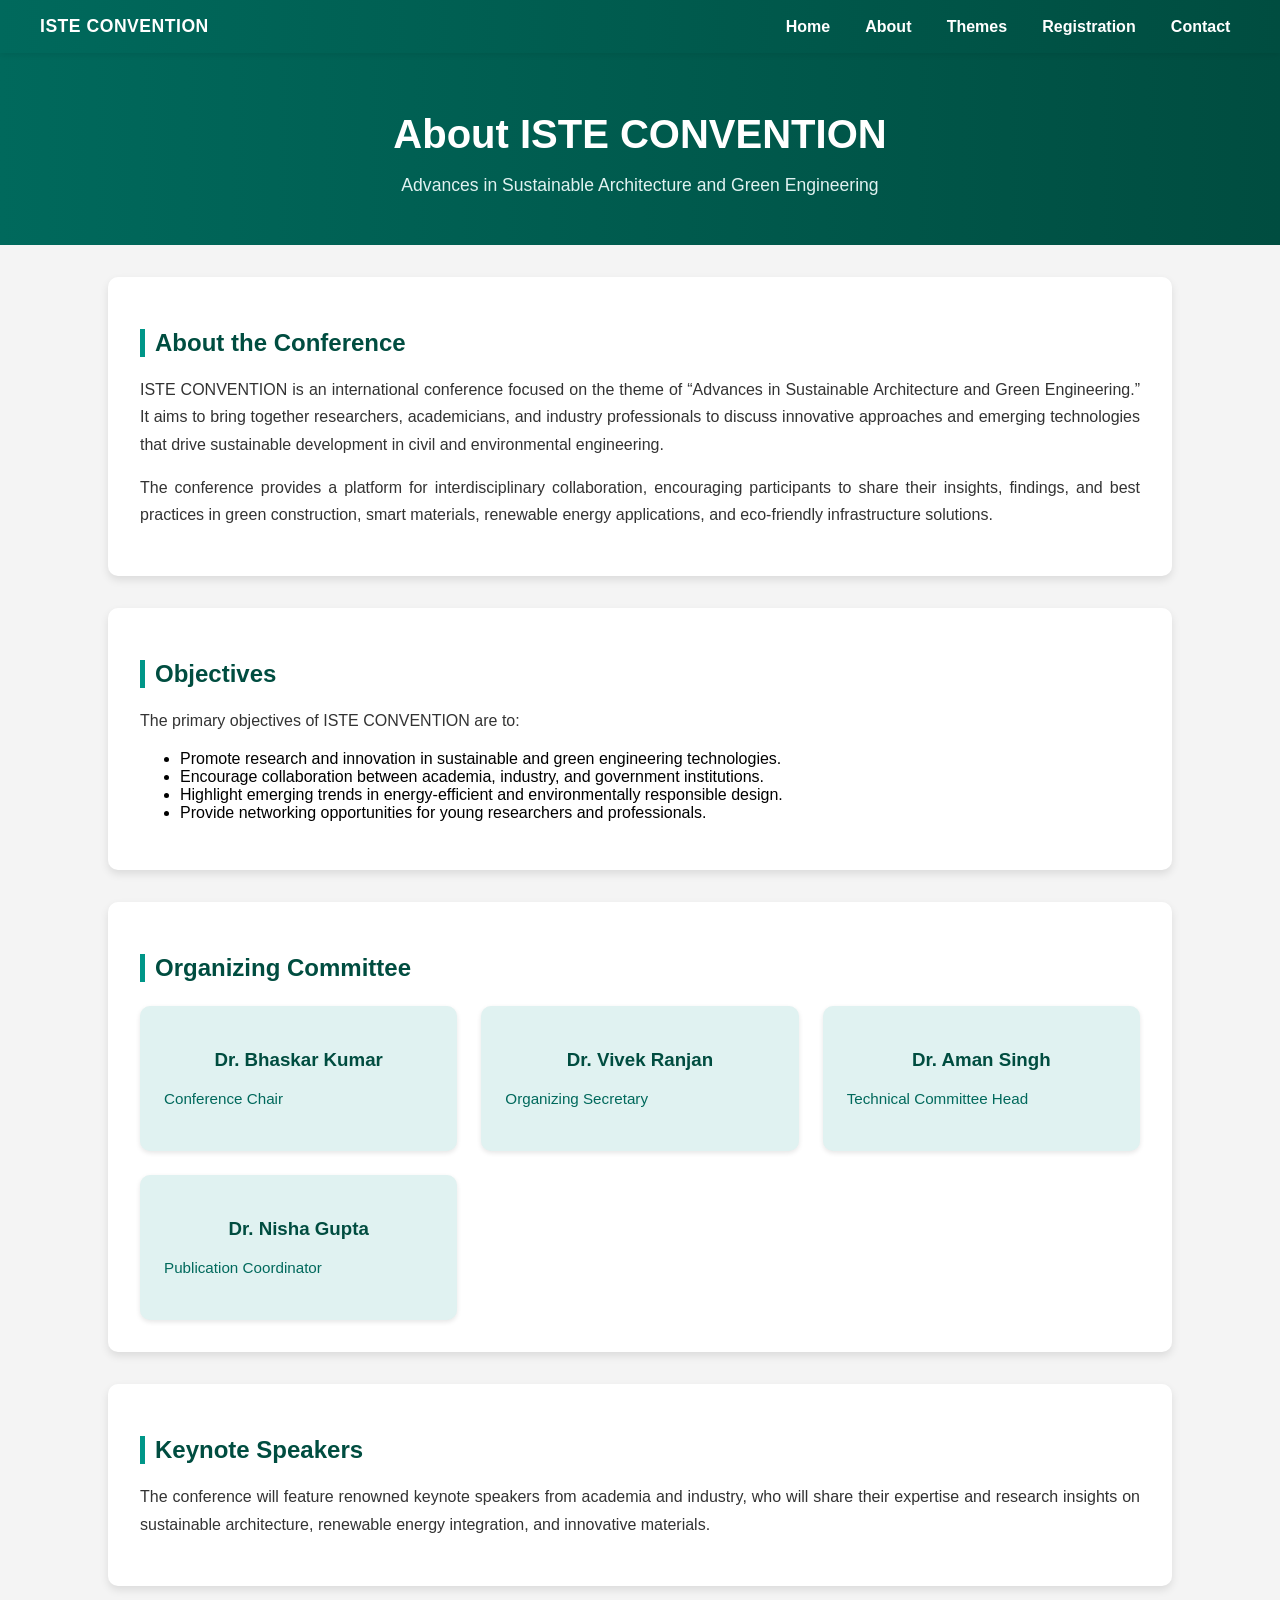
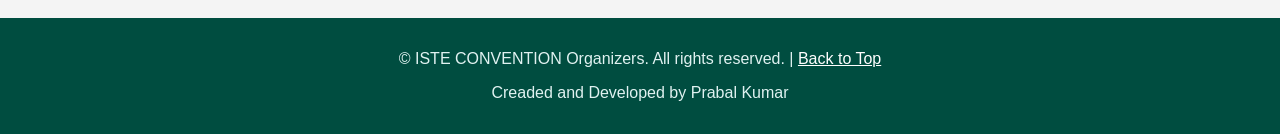
<file: about.html>
<!DOCTYPE html>
<html lang="en">
<head>
  <meta charset="UTF-8">
  <meta name="viewport" content="width=device-width, initial-scale=1.0">
  <title>About | ISTE CONVENTION</title>
  <link rel="stylesheet" href="style.css">
  <style>
    /* ---------- NAVBAR ---------- */
    .main-nav {
    background: linear-gradient(to right, #00695c, #004d40);
    color: #fff;
    position: sticky;
    top: 0;
    z-index: 999;
    box-shadow: 0 2px 6px rgba(0,0,0,0.08);
    }

    .nav-container {
    max-width: 1200px;
    margin: 0 auto;
    padding: 0.6rem 1rem;
    display: flex;
    align-items: center;
    justify-content: space-between;
    }

    /* Brand */
    .brand {
    display: flex;
    align-items: center;
    text-decoration: none;
    color: white;
    }
    .brand .logo {
    width: 56px;
    margin-right: 0.6rem;
    }
    .brand-title {
    font-weight: 700;
    font-size: 1.1rem;
    letter-spacing: 0.5px;
    }

    /* Toggle button - mobile */
    .nav-toggle {
    display: none;
    background: transparent;
    border: none;
    cursor: pointer;
    }
    .hamburger {
    display: block;
    width: 26px;
    height: 2px;
    background: #fff;
    position: relative;
    }
    .hamburger::before,
    .hamburger::after {
    content: "";
    position: absolute;
    left: 0;
    width: 26px;
    height: 2px;
    background: #fff;
    }
    .hamburger::before { top: -8px; }
    .hamburger::after  { top: 8px; }

    /* Links */
    .nav-links {
    list-style: none;
    display: flex;
    gap: 1rem;
    margin: 0;
    padding: 0;
    align-items: center;
    }
    .nav-links li {
    position: relative;
    }
    .nav-links a {
    color: white;
    text-decoration: none;
    font-weight: 600;
    padding: 0.5rem 0.6rem;
    display: inline-block;
    transition: color 0.22s ease, transform 0.18s ease;
    }
    .nav-links a:hover {
    color: #e0f2f1;
    transform: translateY(-2px);
    }

    /* Dropdown */
    .dropdown .dropdown-content {
    display: none;
    position: absolute;
    top: calc(100% + 8px);
    left: 0;
    min-width: 220px;
    background: #004d40;
    box-shadow: 0 8px 20px rgba(0,0,0,0.12);
    border-radius: 6px;
    padding: 0.4rem 0;
    z-index: 50;
    }
    .dropdown .dropdown-content a {
    display: block;
    padding: 0.6rem 1rem;
    color: #fff;
    font-weight: 500;
    }
    .dropdown .dropdown-content a:hover {
    background: #e0f2f1;
    color: #004d40;
    }

    /* Show dropdown on hover for desktop */
    @media (hover: hover) and (min-width: 601px) {
    .dropdown:hover .dropdown-content {
        display: block;
        animation: fadeIn 0.18s ease;
    }
    }

    /* Responsive: stacked nav on small screens */
    @media (max-width: 600px) {
    .nav-toggle { display: block; }
    .nav-links {
        position: absolute;
        right: 1rem;
        top: 64px;
        background: linear-gradient(to bottom, #00695c, #004d40);
        flex-direction: column;
        align-items: flex-start;
        padding: 0.6rem;
        gap: 0;
        border-radius: 8px;
        display: none; /* toggled by JS */
        box-shadow: 0 10px 30px rgba(0,0,0,0.18);
    }
    .nav-links.open { display: flex; }
    .nav-links li { width: 220px; }
    .nav-links a { width: 100%; padding: 0.75rem 0.9rem; }
    .dropdown .dropdown-content {
        position: static;
        display: none; /* toggled by JS for mobile */
        width: 100%;
        background: transparent;
        box-shadow: none;
        padding-left: 0.6rem;
    }
    .dropdown.open .dropdown-content { display: block; }
    }

    /* Page-specific styles */
    header {
      background: linear-gradient(to right, #00695c, #004d40);
      color: white;
      text-align: center;
      padding: 2em 1em;
    }

    header h1 {
      font-size: 2.5em;
      margin-bottom: 0.3em;
    }

    header p {
      font-size: 1.1em;
      color: #e0f2f1;
    }

    section {
      max-width: 1000px;
      margin: 2em auto;
      padding: 2em;
      background: #ffffff;
      border-radius: 10px;
      box-shadow: 0 4px 8px rgba(0, 0, 0, 0.1);
      opacity: 0;
      animation: fadeIn 1s ease-in forwards;
    }

    section h2 {
      color: #004d40;
      margin-bottom: 0.8em;
      border-left: 5px solid #009688;
      padding-left: 10px;
    }

    section p {
      line-height: 1.7;
      color: #333;
      text-align: justify;
    }

    .committee-grid {
      display: grid;
      grid-template-columns: repeat(auto-fit, minmax(250px, 1fr));
      gap: 1.5em;
      margin-top: 1.5em;
    }

    .committee-card {
      background: #e0f2f1;
      padding: 1.5em;
      border-radius: 10px;
      box-shadow: 0 2px 5px rgba(0,0,0,0.1);
      text-align: center;
      transition: transform 0.3s ease;
    }

    .committee-card:hover {
      transform: translateY(-5px);
    }

    .committee-card h3 {
      color: #004d40;
      margin-bottom: 0.3em;
    }

    .committee-card p {
      color: #00695c;
      font-size: 0.95em;
    }

    @keyframes fadeIn {
      from { opacity: 0; transform: translateY(20px); }
      to { opacity: 1; transform: translateY(0); }
    }
  </style>
</head>
<body>
  <!-- Navbar -->
  <nav class="main-nav">
    <div class="nav-container">
        <a href="index.html" class="brand">
        <!-- optional: <img src="images/logo.png" alt="ASAGE Logo" class="logo"> -->
        <span class="brand-title">ISTE CONVENTION</span>
        </a>

        <button class="nav-toggle" aria-label="Toggle navigation">
        <span class="hamburger"></span>
        </button>

        <ul class="nav-links">
        <li><a href="index.html">Home</a></li>

        <li class="dropdown">
            <a href="about.html">About</a>
            <div class="dropdown-content">
            <a href="#about-conference">About the Conference</a>
            <a href="#objectives">Objectives</a>
            <a href="#committee">Organizing Committee</a>
            <a href="#speakers">Keynote Speakers</a>
            </div>
        </li>

        <li class="dropdown">
            <a href="themes.html">Themes</a>
            <div class="dropdown-content">
            <a href="themes.html#structural">Structural</a>
            <a href="themes.html#geotechnical">Geotechnical</a>
            <a href="themes.html#materials">Materials</a>
            <a href="themes.html#innovations">Emerging Tech</a>
            </div>
        </li>

        <li><a href="registration.html">Registration</a></li>
        <li><a href="contact.html">Contact</a></li>
        </ul>
    </div>
    </nav>


  <!-- Hero Header -->
  <header>
    <h1>About ISTE CONVENTION</h1>
    <p>Advances in Sustainable Architecture and Green Engineering</p>
  </header>

  <!-- About Conference -->
  <section id="about-conference">
    <h2>About the Conference</h2>
    <p>
      ISTE CONVENTION is an international conference focused on the theme of “Advances in Sustainable Architecture and Green Engineering.” 
      It aims to bring together researchers, academicians, and industry professionals to discuss innovative approaches and 
      emerging technologies that drive sustainable development in civil and environmental engineering.
    </p>
    <p>
      The conference provides a platform for interdisciplinary collaboration, encouraging participants to share their 
      insights, findings, and best practices in green construction, smart materials, renewable energy applications, 
      and eco-friendly infrastructure solutions.
    </p>
  </section>

  <!-- Objectives -->
  <section id="objectives">
    <h2>Objectives</h2>
    <p>
      The primary objectives of ISTE CONVENTION are to:
    </p>
    <ul>
      <li>Promote research and innovation in sustainable and green engineering technologies.</li>
      <li>Encourage collaboration between academia, industry, and government institutions.</li>
      <li>Highlight emerging trends in energy-efficient and environmentally responsible design.</li>
      <li>Provide networking opportunities for young researchers and professionals.</li>
    </ul>
  </section>

  <!-- Organizing Committee -->
  <section id="committee">
    <h2>Organizing Committee</h2>
    <div class="committee-grid">
      <div class="committee-card">
        <h3>Dr. Bhaskar Kumar</h3>
        <p>Conference Chair</p>
      </div>
      <div class="committee-card">
        <h3>Dr. Vivek Ranjan</h3>
        <p>Organizing Secretary</p>
      </div>
      <div class="committee-card">
        <h3>Dr. Aman Singh</h3>
        <p>Technical Committee Head</p>
      </div>
      <div class="committee-card">
        <h3>Dr. Nisha Gupta</h3>
        <p>Publication Coordinator</p>
      </div>
    </div>
  </section>

  <!-- Keynote Speakers -->
  <section id="speakers">
    <h2>Keynote Speakers</h2>
    <p>
      The conference will feature renowned keynote speakers from academia and industry, who will share their expertise 
      and research insights on sustainable architecture, renewable energy integration, and innovative materials.
    </p>
  </section>

  <!-- Footer -->
  <footer style="background:#004d40; color:#e0f2f1; text-align:center; padding:1em;">
    <p>&copy; ISTE CONVENTION Organizers. All rights reserved. | <a href="#home" style="color: white;">Back to Top</a></p>
        <p>Creaded and Developed by Prabal Kumar</p>
  </footer>
</body>
</html>
</file>
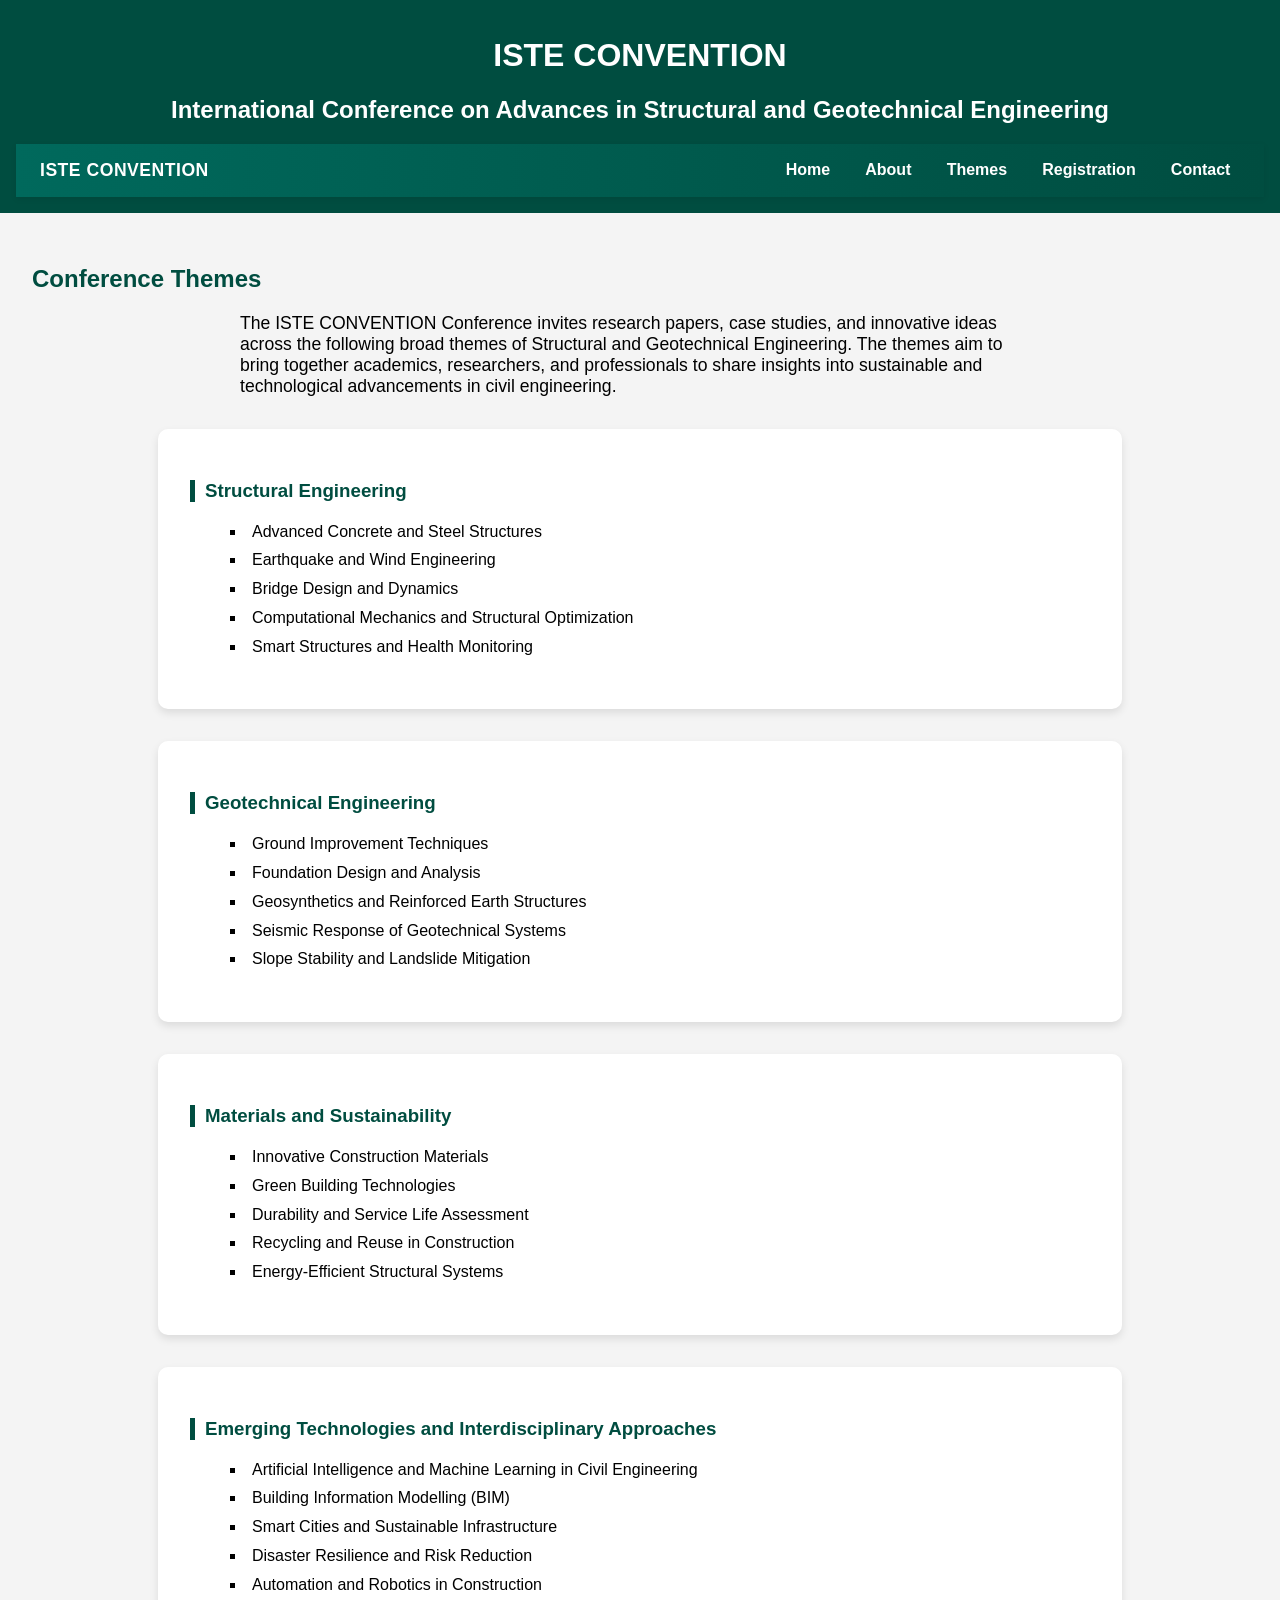
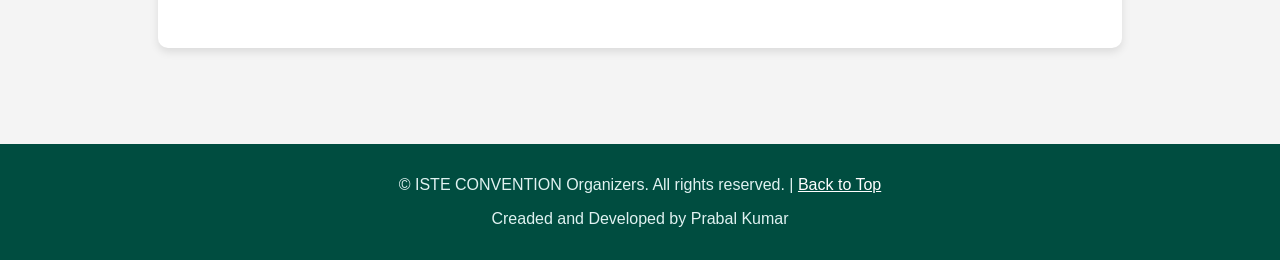
<file: themes.html>
<!DOCTYPE html>
<html lang="en">
<head>
    <meta charset="UTF-8">
    <meta name="viewport" content="width=device-width, initial-scale=1.0">
    <title>ISTE CONVENTION - Themes</title>
    <link rel="stylesheet" href="style.css">
    <style>
        /* ---------- NAVBAR ---------- */
        .main-nav {
        background: linear-gradient(to right, #00695c, #004d40);
        color: #fff;
        position: sticky;
        top: 0;
        z-index: 999;
        box-shadow: 0 2px 6px rgba(0,0,0,0.08);
        }

        .nav-container {
        max-width: 1200px;
        margin: 0 auto;
        padding: 0.6rem 1rem;
        display: flex;
        align-items: center;
        justify-content: space-between;
        }

        /* Brand */
        .brand {
        display: flex;
        align-items: center;
        text-decoration: none;
        color: white;
        }
        .brand .logo {
        width: 56px;
        margin-right: 0.6rem;
        }
        .brand-title {
        font-weight: 700;
        font-size: 1.1rem;
        letter-spacing: 0.5px;
        }

        /* Toggle button - mobile */
        .nav-toggle {
        display: none;
        background: transparent;
        border: none;
        cursor: pointer;
        }
        .hamburger {
        display: block;
        width: 26px;
        height: 2px;
        background: #fff;
        position: relative;
        }
        .hamburger::before,
        .hamburger::after {
        content: "";
        position: absolute;
        left: 0;
        width: 26px;
        height: 2px;
        background: #fff;
        }
        .hamburger::before { top: -8px; }
        .hamburger::after  { top: 8px; }

        /* Links */
        .nav-links {
        list-style: none;
        display: flex;
        gap: 1rem;
        margin: 0;
        padding: 0;
        align-items: center;
        }
        .nav-links li {
        position: relative;
        }
        .nav-links a {
        color: white;
        text-decoration: none;
        font-weight: 600;
        padding: 0.5rem 0.6rem;
        display: inline-block;
        transition: color 0.22s ease, transform 0.18s ease;
        }
        .nav-links a:hover {
        color: #e0f2f1;
        transform: translateY(-2px);
        }

        /* Dropdown */
        .dropdown .dropdown-content {
        display: none;
        position: absolute;
        top: calc(100% + 8px);
        left: 0;
        min-width: 220px;
        background: #004d40;
        box-shadow: 0 8px 20px rgba(0,0,0,0.12);
        border-radius: 6px;
        padding: 0.4rem 0;
        z-index: 50;
        }
        .dropdown .dropdown-content a {
        display: block;
        padding: 0.6rem 1rem;
        color: #fff;
        font-weight: 500;
        }
        .dropdown .dropdown-content a:hover {
        background: #e0f2f1;
        color: #004d40;
        }

        /* Show dropdown on hover for desktop */
        @media (hover: hover) and (min-width: 601px) {
        .dropdown:hover .dropdown-content {
            display: block;
            animation: fadeIn 0.18s ease;
        }
        }

        /* Responsive: stacked nav on small screens */
        @media (max-width: 600px) {
        .nav-toggle { display: block; }
        .nav-links {
            position: absolute;
            right: 1rem;
            top: 64px;
            background: linear-gradient(to bottom, #00695c, #004d40);
            flex-direction: column;
            align-items: flex-start;
            padding: 0.6rem;
            gap: 0;
            border-radius: 8px;
            display: none; /* toggled by JS */
            box-shadow: 0 10px 30px rgba(0,0,0,0.18);
        }
        .nav-links.open { display: flex; }
        .nav-links li { width: 220px; }
        .nav-links a { width: 100%; padding: 0.75rem 0.9rem; }
        .dropdown .dropdown-content {
            position: static;
            display: none; /* toggled by JS for mobile */
            width: 100%;
            background: transparent;
            box-shadow: none;
            padding-left: 0.6rem;
        }
        .dropdown.open .dropdown-content { display: block; }
        }

        /* Additional page-specific styles */
        .theme-section {
            background-color: #ffffff;
            padding: 2em;
            margin: 2em auto;
            max-width: 900px;
            border-radius: 10px;
            box-shadow: 0 4px 8px rgba(0,0,0,0.1);
            animation: fadeIn 1s ease-in;
        }

        .theme-section h3 {
            color: #004d40;
            border-left: 5px solid #004d40;
            padding-left: 10px;
            margin-bottom: 0.5em;
        }

        .theme-section ul {
            list-style: square inside;
            line-height: 1.8;
        }
        .theme-section,
        .intro {
            opacity: 0;
            animation: fadeIn 1s ease-in forwards;
        }

        

        .intro h2 {
            color: #004d40;
        }

        .intro p {
            max-width: 800px;
            margin: 0 auto;
            font-size: 1.1em;
        }
    </style>
</head>
<body>
    <header>
        <h1>ISTE CONVENTION</h1>
        <h2>International Conference on Advances in Structural and Geotechnical Engineering</h2>
        <nav class="main-nav">
            <div class="nav-container">
                <a href="index.html" class="brand">
                <!-- optional: <img src="images/logo.png" alt="ASAGE Logo" class="logo"> -->
                <span class="brand-title">ISTE CONVENTION</span>
                </a>

                <button class="nav-toggle" aria-label="Toggle navigation">
                <span class="hamburger"></span>
                </button>

                <ul class="nav-links">
                <li><a href="index.html">Home</a></li>

                <li class="dropdown">
                    <a href="about.html">About</a>
                    <div class="dropdown-content">
                    <a href="#about-conference">About the Conference</a>
                    <a href="#objectives">Objectives</a>
                    <a href="#committee">Organizing Committee</a>
                    <a href="#speakers">Keynote Speakers</a>
                    </div>
                </li>

                <li class="dropdown">
                    <a href="themes.html">Themes</a>
                    <div class="dropdown-content">
                    <a href="themes.html#structural">Structural</a>
                    <a href="themes.html#geotechnical">Geotechnical</a>
                    <a href="themes.html#materials">Materials</a>
                    <a href="themes.html#innovations">Emerging Tech</a>
                    </div>
                </li>

                <li><a href="registration.html">Registration</a></li>
                <li><a href="contact.html">Contact</a></li>
                </ul>
            </div>
            </nav>

    </header>

    <main>
        <section class="intro">
            <h2>Conference Themes</h2>
            <p>The ISTE CONVENTION Conference invites research papers, case studies, and innovative ideas across the following broad themes of Structural and Geotechnical Engineering. The themes aim to bring together academics, researchers, and professionals to share insights into sustainable and technological advancements in civil engineering.</p>
        </section>

        <section id="structural" class="theme-section">
            <h3>Structural Engineering</h3>
            <ul>
                <li>Advanced Concrete and Steel Structures</li>
                <li>Earthquake and Wind Engineering</li>
                <li>Bridge Design and Dynamics</li>
                <li>Computational Mechanics and Structural Optimization</li>
                <li>Smart Structures and Health Monitoring</li>
            </ul>
        </section>

        <section id="geotechnical" class="theme-section">
            <h3>Geotechnical Engineering</h3>
            <ul>
                <li>Ground Improvement Techniques</li>
                <li>Foundation Design and Analysis</li>
                <li>Geosynthetics and Reinforced Earth Structures</li>
                <li>Seismic Response of Geotechnical Systems</li>
                <li>Slope Stability and Landslide Mitigation</li>
            </ul>
        </section>

        <section id="materials" class="theme-section">
            <h3>Materials and Sustainability</h3>
            <ul>
                <li>Innovative Construction Materials</li>
                <li>Green Building Technologies</li>
                <li>Durability and Service Life Assessment</li>
                <li>Recycling and Reuse in Construction</li>
                <li>Energy-Efficient Structural Systems</li>
            </ul>
        </section>

        <section id="innovations" class="theme-section">
            <h3>Emerging Technologies and Interdisciplinary Approaches</h3>
            <ul>
                <li>Artificial Intelligence and Machine Learning in Civil Engineering</li>
                <li>Building Information Modelling (BIM)</li>
                <li>Smart Cities and Sustainable Infrastructure</li>
                <li>Disaster Resilience and Risk Reduction</li>
                <li>Automation and Robotics in Construction</li>
            </ul>
        </section>
    </main>

    <footer style="background:#004d40; color:#e0f2f1; text-align:center; padding:1em;">
        <p>&copy; ISTE CONVENTION Organizers. All rights reserved. | <a href="#home" style="color: white;">Back to Top</a></p>
        <p>Creaded and Developed by Prabal Kumar</p>
  </footer>
</body>
</html>
</file>
<file: style.css>
/* Basic CSS for styling to make it look professional and responsive */
        body {
            font-family: Arial, sans-serif;
            margin: 0;
            padding: 0;
            background-color: #f4f4f4;
            /* Added: Smooth transition for any elements that change */
            transition: all 0.3s ease;
        }
        
        header {
            background-color: #004d40; /* Green theme */
            color: white;
            padding: 1em;
            text-align: center;
            /* Added: Fade-in animation for the header */
            animation: fadeIn 1s ease-in;
        }
        
        #logo-left {
            width: 80px;
            position: absolute;
            top: 15px;
            left: 20px;
        }
        #logo-right {
            width: 80px;
            position: absolute;
            top: 15px;
            right: 20px;
        }

        /* ---------- NAVBAR ---------- */
        .main-nav {
        background: linear-gradient(to right, #00695c, #004d40);
        color: #fff;
        position: sticky;
        top: 0;
        z-index: 999;
        box-shadow: 0 2px 6px rgba(0,0,0,0.08);
        }

        .nav-container {
        max-width: 1200px;
        margin: 0 auto;
        padding: 0.6rem 1rem;
        display: flex;
        align-items: center;
        justify-content: space-between;
        }

        /* Brand */
        .brand {
        display: flex;
        align-items: center;
        text-decoration: none;
        color: white;
        }
        .brand .logo {
        width: 56px;
        margin-right: 0.6rem;
        }
        .brand-title {
        font-weight: 700;
        font-size: 1.1rem;
        letter-spacing: 0.5px;
        }

        /* Toggle button - mobile */
        .nav-toggle {
        display: none;
        background: transparent;
        border: none;
        cursor: pointer;
        }
        .hamburger {
        display: block;
        width: 26px;
        height: 2px;
        background: #fff;
        position: relative;
        }
        .hamburger::before,
        .hamburger::after {
        content: "";
        position: absolute;
        left: 0;
        width: 26px;
        height: 2px;
        background: #fff;
        }
        .hamburger::before { top: -8px; }
        .hamburger::after  { top: 8px; }

        /* Links */
        .nav-links {
        list-style: none;
        display: flex;
        gap: 1rem;
        margin: 0;
        padding: 0;
        align-items: center;
        }
        .nav-links li {
        position: relative;
        }
        .nav-links a {
        color: white;
        text-decoration: none;
        font-weight: 600;
        padding: 0.5rem 0.6rem;
        display: inline-block;
        transition: color 0.22s ease, transform 0.18s ease;
        }
        .nav-links a:hover {
        color: #e0f2f1;
        transform: translateY(-2px);
        }

        /* Dropdown */
        .dropdown .dropdown-content {
        display: none;
        position: absolute;
        top: calc(100% + 8px);
        left: 0;
        min-width: 220px;
        background: #004d40;
        box-shadow: 0 8px 20px rgba(0,0,0,0.12);
        border-radius: 6px;
        padding: 0.4rem 0;
        z-index: 50;
        }
        .dropdown .dropdown-content a {
        display: block;
        padding: 0.6rem 1rem;
        color: #fff;
        font-weight: 500;
        }
        .dropdown .dropdown-content a:hover {
        background: #e0f2f1;
        color: #004d40;
        }

        /* Show dropdown on hover for desktop */
        @media (hover: hover) and (min-width: 601px) {
        .dropdown:hover .dropdown-content {
            display: block;
            animation: fadeIn 0.18s ease;
        }
        }

        /* Responsive: stacked nav on small screens */
        @media (max-width: 600px) {
        .nav-toggle { display: block; }
        .nav-links {
            position: absolute;
            right: 1rem;
            top: 64px;
            background: linear-gradient(to bottom, #00695c, #004d40);
            flex-direction: column;
            align-items: flex-start;
            padding: 0.6rem;
            gap: 0;
            border-radius: 8px;
            display: none; /* toggled by JS */
            box-shadow: 0 10px 30px rgba(0,0,0,0.18);
        }
        .nav-links.open { display: flex; }
        .nav-links li { width: 220px; }
        .nav-links a { width: 100%; padding: 0.75rem 0.9rem; }
        .dropdown .dropdown-content {
            position: static;
            display: none; /* toggled by JS for mobile */
            width: 100%;
            background: transparent;
            box-shadow: none;
            padding-left: 0.6rem;
        }
        .dropdown.open .dropdown-content { display: block; }
        }


        /* Responsive fix */
        @media (max-width: 600px) {
            nav ul {
                flex-direction: column;
                align-items: center;
            }
            nav ul li {
                margin: 0.5em 0;
            }
            .dropdown-content {
                position: static;
            }
        }

        
        .hero {
            background-color: #e0f2f1;
            padding: 2em;
            text-align: center;
            /* Added: Fade-in animation specifically for the hero section */
            animation: fadeIn 1.5s ease-in;
            opacity: 0; /* Start with opacity 0 for animation */
            animation-fill-mode: forwards; /* Keep the final state */
        }
        
        main {
            padding: 2em;
        }
        
        section {
            margin-bottom: 2em;
            /* Added: Fade-in animation for main sections */
            animation: fadeIn 1s ease-in 0.5s; /* Delay by 0.5s for staggered effect */
            opacity: 0;
            animation-fill-mode: forwards;
        }
        
        footer {
            background-color: #004d40;
            color: white;
            padding: 1em;
            text-align: center;
            margin-top: 2em;
        }
        
        /* New: Define the keyframes for fade-in animation */
        @keyframes fadeIn {
            from {
                opacity: 0; /* Start fully transparent */
                transform: translateY(20px); /* Slide up from below */
            }
            to {
                opacity: 1; /* End fully visible */
                transform: translateY(0); /* Back to original position */
            }
        }
        
        /* Responsive design */
        @media (max-width: 600px) {
            nav a {
                display: block;
                margin: 0.5em 0;
            }
        }
</file>
